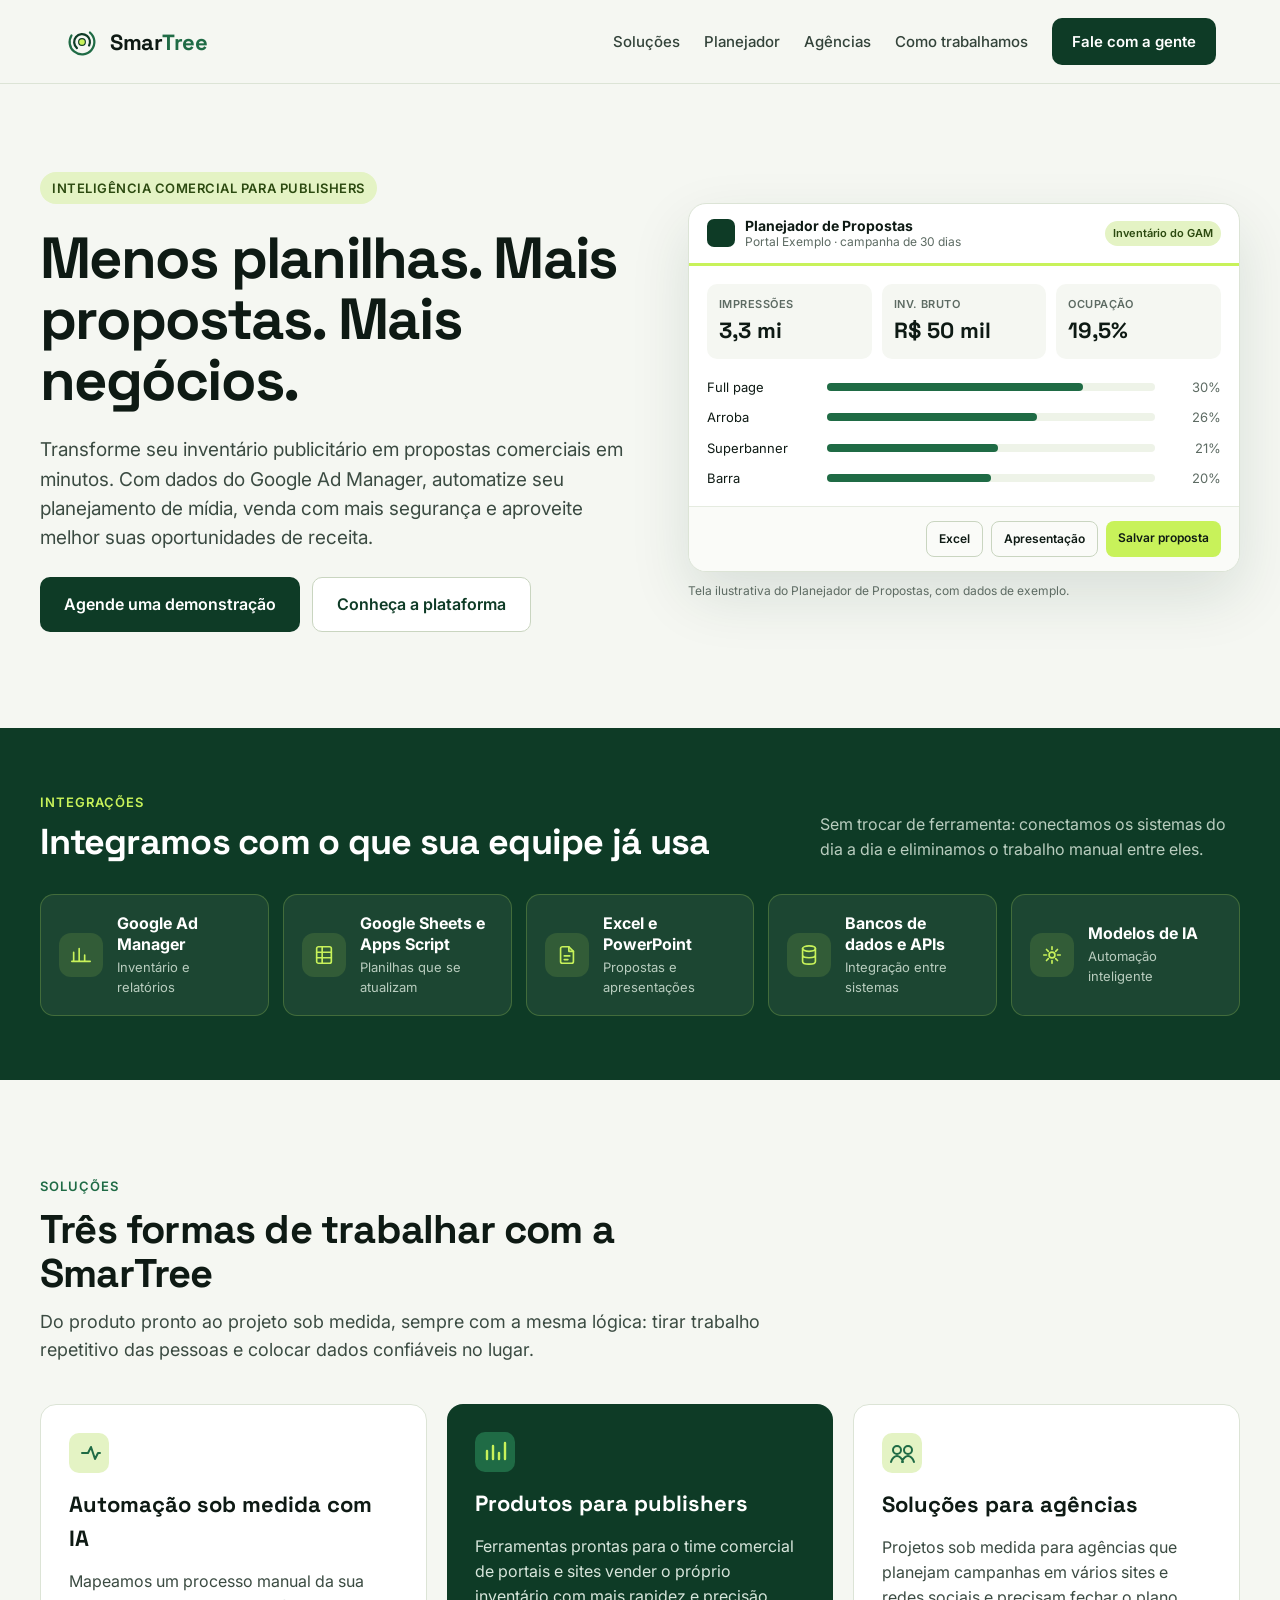
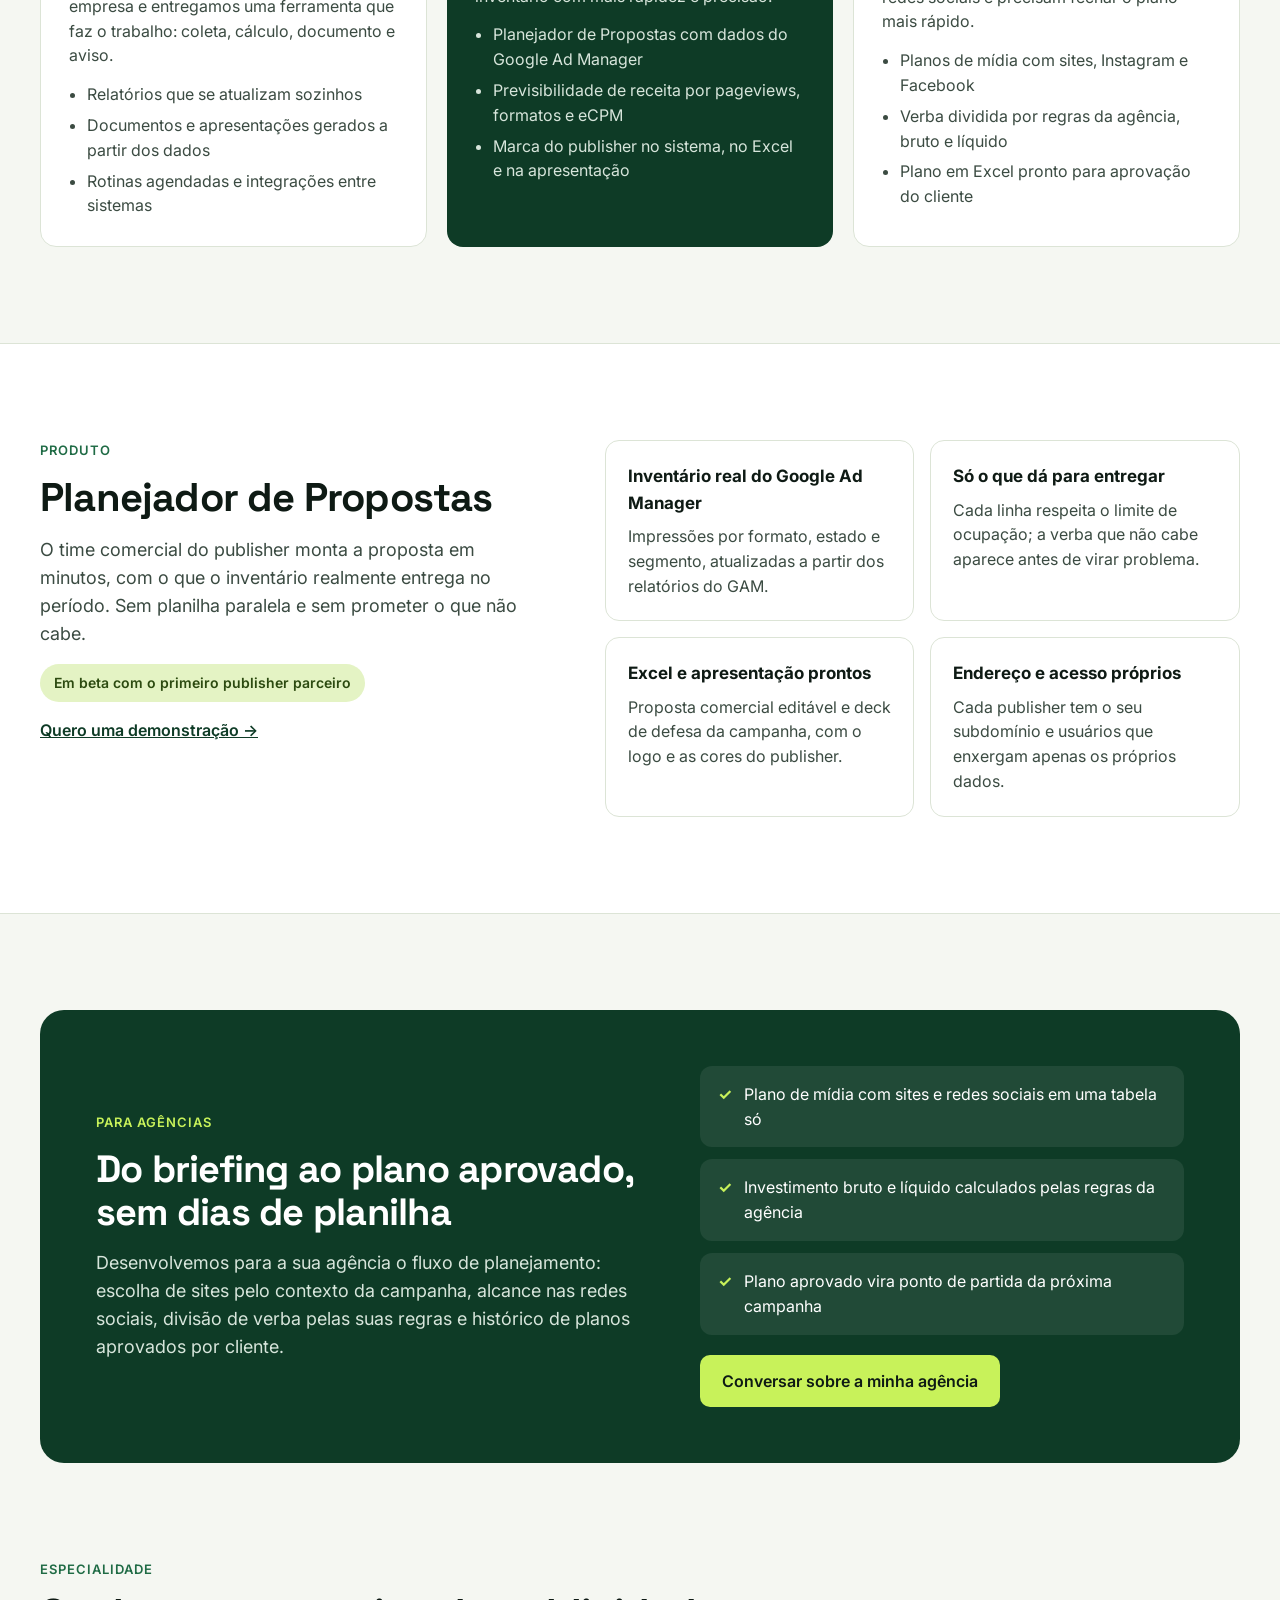
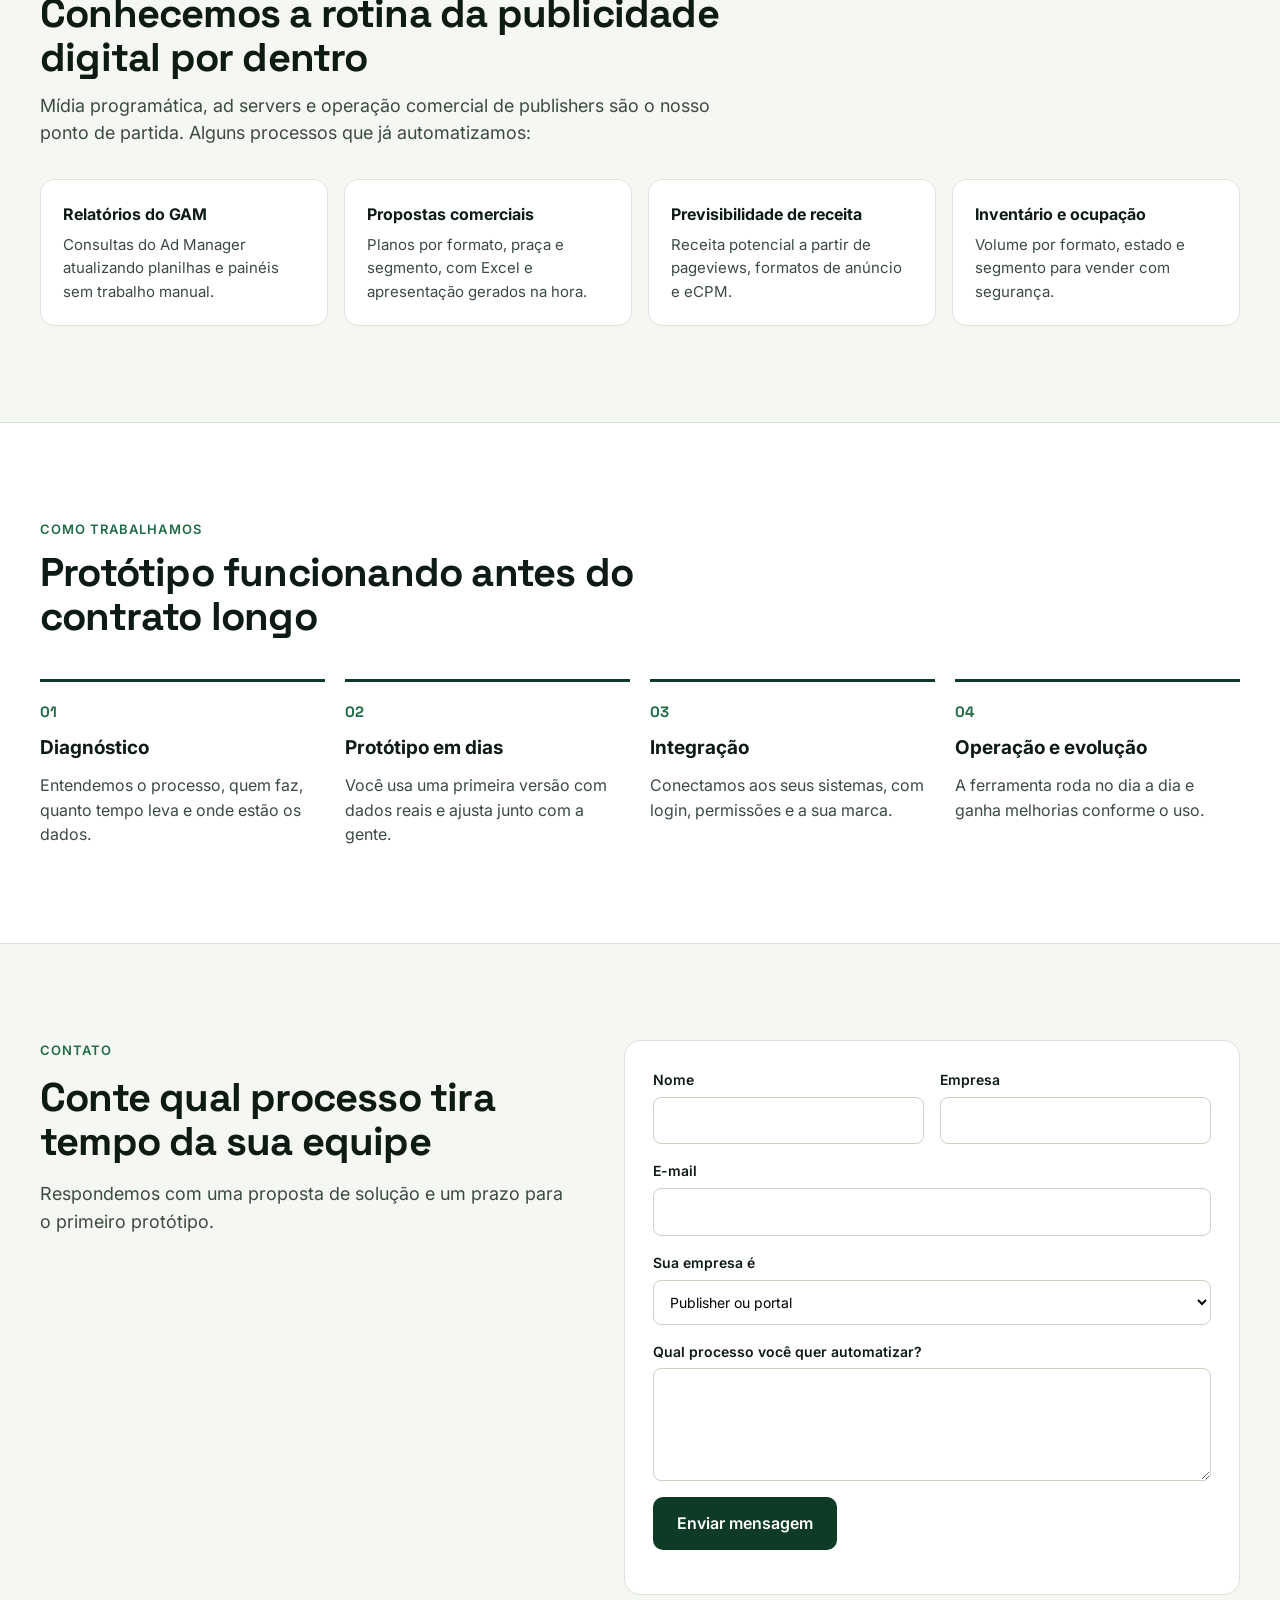
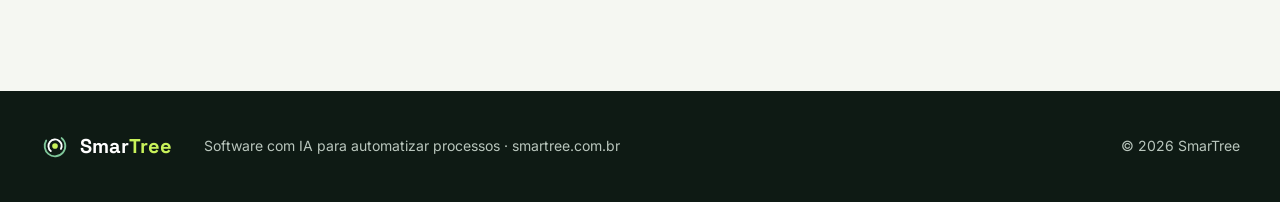
<file: site/index.html>
<!doctype html>
<html lang="pt-BR">
<head>
<meta charset="utf-8">
<meta name="viewport" content="width=device-width,initial-scale=1">
<title>SmarTree · Software com IA para automatizar processos</title>
<meta name="description" content="A SmarTree desenvolve software sob medida com inteligência artificial para automatizar processos, com especialidade em publicidade digital: publishers e agências.">
<meta property="og:title" content="SmarTree · Software com IA para automatizar processos">
<meta property="og:description" content="Automação sob medida com IA, produtos para publishers e soluções para agências.">
<meta property="og:type" content="website">
<meta property="og:url" content="https://smartree.com.br/">
<link rel="icon" href="favicon.svg" type="image/svg+xml">
<link rel="preconnect" href="https://fonts.googleapis.com">
<link rel="preconnect" href="https://fonts.gstatic.com" crossorigin>
<link rel="stylesheet" href="https://fonts.googleapis.com/css2?family=Inter:wght@400;500;600;700&family=Space+Grotesk:wght@500;600;700&display=swap">
<style>
*,*::before,*::after{box-sizing:border-box}
html{scroll-behavior:smooth}
@media (prefers-reduced-motion:reduce){html{scroll-behavior:auto}}
body{margin:0;background:#F5F7F2}
img{max-width:100%}
[hidden]{display:none!important}
section[id]{scroll-margin-top:16px}
a{color:#1F6B45}a:hover{color:#0E3B26}
a:focus-visible,button:focus-visible,input:focus-visible,select:focus-visible,textarea:focus-visible{outline:3px solid #C8F25A;outline-offset:2px}
@media (max-width:640px){h1{font-size:40px!important}h2{font-size:30px!important}#agencias>div{padding:32px!important}#form-contato{grid-template-columns:minmax(0,1fr)!important}#form-contato>*{grid-column:auto!important}}
</style>
</head>
<body>
<div style="font-family: Inter, system-ui, sans-serif; color: #0E1A14; background: #F5F7F2; line-height: 1.55">

  <header style="background: #F5F7F2; border-bottom: 1px solid #DCE4D6">
    <div style="max-width: 1200px; margin: 0 auto; padding: 18px 24px; display: flex; align-items: center; gap: 24px; flex-wrap: wrap">
      <a href="#topo" style="display: flex; align-items: center; gap: 10px; text-decoration: none; color: #0E1A14">
        <svg width="36" height="36" viewBox="0 0 64 64" aria-hidden="true"><circle cx="32" cy="32" r="22" stroke="#1F6B45" stroke-width="4" fill="none" stroke-dasharray="99.7 38.5" stroke-linecap="round" transform="rotate(-50 32 32)"></circle><circle cx="32" cy="32" r="14" stroke="#0E3B26" stroke-width="4" fill="none" stroke-dasharray="62 26" stroke-linecap="round" transform="rotate(130 32 32)"></circle><circle cx="32" cy="32" r="6" fill="#C8F25A" stroke="#0E3B26" stroke-width="2"></circle></svg>
        <span style="font-family: 'Space Grotesk', sans-serif; font-weight: 700; font-size: 22px; letter-spacing: -0.02em">Smar<span style="color: #1F6B45">Tree</span></span>
      </a>
      <nav aria-label="Principal" style="display: flex; gap: 24px; flex-wrap: wrap; margin-left: auto; font-size: 15px; font-weight: 500">
        <a href="#solucoes" style="color: #33433A; text-decoration: none">Soluções</a>
        <a href="#planejador" style="color: #33433A; text-decoration: none">Planejador</a>
        <a href="#agencias" style="color: #33433A; text-decoration: none">Agências</a>
        <a href="#como" style="color: #33433A; text-decoration: none">Como trabalhamos</a>
      </nav>
      <a href="#contato" style="background: #0E3B26; color: #FFFFFF; text-decoration: none; font-weight: 600; font-size: 15px; padding: 12px 20px; border-radius: 10px; min-height: 44px; box-sizing: border-box; display: inline-flex; align-items: center">Fale com a gente</a>
    </div>
  </header>

  <section id="topo" style="padding: 88px 24px 96px">
    <div style="max-width: 1200px; margin: 0 auto; display: flex; flex-wrap: wrap; gap: 56px; align-items: center">
      <div style="flex: 1 1 480px; min-width: 0; display: flex; flex-direction: column; gap: 24px">
        <span style="align-self: flex-start; background: #E4F3C4; color: #2C4A10; font-weight: 600; font-size: 13px; letter-spacing: 0.04em; text-transform: uppercase; padding: 6px 12px; border-radius: 999px">Inteligência comercial para publishers</span>
        <h1 style="margin: 0; font-family: 'Space Grotesk', sans-serif; font-size: 58px; line-height: 1.05; letter-spacing: -0.03em; font-weight: 700">Menos planilhas. Mais propostas. Mais negócios.</h1>
        <p style="margin: 0; font-size: 19px; color: #3B4B42; max-width: 56ch">Transforme seu inventário publicitário em propostas comerciais em minutos. Com dados do Google Ad Manager, automatize seu planejamento de mídia, venda com mais segurança e aproveite melhor suas oportunidades de receita.</p>
        <div style="display: flex; gap: 12px; flex-wrap: wrap">
          <a href="#contato" style="background: #0E3B26; color: #FFFFFF; text-decoration: none; font-weight: 600; padding: 14px 24px; border-radius: 10px; min-height: 48px; box-sizing: border-box; display: inline-flex; align-items: center">Agende uma demonstração</a>
          <a href="#planejador" style="background: #FFFFFF; color: #0E3B26; text-decoration: none; font-weight: 600; padding: 14px 24px; border-radius: 10px; border: 1px solid #C9D5C0; min-height: 48px; box-sizing: border-box; display: inline-flex; align-items: center">Conheça a plataforma</a>
        </div>
      </div>

      <div style="flex: 1 1 440px; min-width: 0">
        <div style="background: #FFFFFF; border: 1px solid #DCE4D6; border-radius: 18px; box-shadow: 0 24px 60px rgba(14,59,38,0.12); overflow: hidden">
          <div style="display: flex; align-items: center; gap: 10px; padding: 14px 18px; border-bottom: 3px solid #C8F25A">
            <span style="width: 28px; height: 28px; border-radius: 7px; background: #0E3B26; display: inline-block"></span>
            <div style="display: flex; flex-direction: column; line-height: 1.2"><b style="font-size: 14px">Planejador de Propostas</b><span style="font-size: 12px; color: #5D6B63">Portal Exemplo · campanha de 30 dias</span></div>
            <span style="margin-left: auto; font-size: 11px; font-weight: 600; color: #2C4A10; background: #E4F3C4; padding: 4px 8px; border-radius: 999px">Inventário do GAM</span>
          </div>
          <div style="padding: 18px; display: grid; grid-template-columns: repeat(3, minmax(0, 1fr)); gap: 10px">
            <div style="background: #F5F7F2; border-radius: 10px; padding: 12px"><div style="font-size: 11px; color: #5D6B63; text-transform: uppercase; letter-spacing: 0.04em; font-weight: 600">Impressões</div><div style="font-family: 'Space Grotesk', sans-serif; font-size: 22px; font-weight: 700">3,3 mi</div></div>
            <div style="background: #F5F7F2; border-radius: 10px; padding: 12px"><div style="font-size: 11px; color: #5D6B63; text-transform: uppercase; letter-spacing: 0.04em; font-weight: 600">Inv. bruto</div><div style="font-family: 'Space Grotesk', sans-serif; font-size: 22px; font-weight: 700">R$ 50 mil</div></div>
            <div style="background: #F5F7F2; border-radius: 10px; padding: 12px"><div style="font-size: 11px; color: #5D6B63; text-transform: uppercase; letter-spacing: 0.04em; font-weight: 600">Ocupação</div><div style="font-family: 'Space Grotesk', sans-serif; font-size: 22px; font-weight: 700">19,5%</div></div>
          </div>
          <div style="padding: 0 18px 18px; display: flex; flex-direction: column; gap: 10px; font-size: 13px">
            <div style="display: grid; grid-template-columns: 110px minmax(0, 1fr) 56px; gap: 10px; align-items: center"><span>Full page</span><span style="height: 8px; background: #EEF3E8; border-radius: 4px; display: block"><span style="display: block; height: 8px; width: 78%; background: #1F6B45; border-radius: 4px"></span></span><span style="text-align: right; color: #5D6B63">30%</span></div>
            <div style="display: grid; grid-template-columns: 110px minmax(0, 1fr) 56px; gap: 10px; align-items: center"><span>Arroba</span><span style="height: 8px; background: #EEF3E8; border-radius: 4px; display: block"><span style="display: block; height: 8px; width: 64%; background: #1F6B45; border-radius: 4px"></span></span><span style="text-align: right; color: #5D6B63">26%</span></div>
            <div style="display: grid; grid-template-columns: 110px minmax(0, 1fr) 56px; gap: 10px; align-items: center"><span>Superbanner</span><span style="height: 8px; background: #EEF3E8; border-radius: 4px; display: block"><span style="display: block; height: 8px; width: 52%; background: #1F6B45; border-radius: 4px"></span></span><span style="text-align: right; color: #5D6B63">21%</span></div>
            <div style="display: grid; grid-template-columns: 110px minmax(0, 1fr) 56px; gap: 10px; align-items: center"><span>Barra</span><span style="height: 8px; background: #EEF3E8; border-radius: 4px; display: block"><span style="display: block; height: 8px; width: 50%; background: #1F6B45; border-radius: 4px"></span></span><span style="text-align: right; color: #5D6B63">20%</span></div>
          </div>
          <div style="display: flex; gap: 8px; padding: 14px 18px; border-top: 1px solid #E5EBE0; background: #FAFBF8; justify-content: flex-end">
            <span style="font-size: 12px; font-weight: 600; padding: 8px 12px; border-radius: 8px; border: 1px solid #C9D5C0">Excel</span>
            <span style="font-size: 12px; font-weight: 600; padding: 8px 12px; border-radius: 8px; border: 1px solid #C9D5C0">Apresentação</span>
            <span style="font-size: 12px; font-weight: 600; padding: 8px 12px; border-radius: 8px; background: #C8F25A; color: #0E1A14">Salvar proposta</span>
          </div>
        </div>
        <p style="margin: 10px 0 0; font-size: 12px; color: #5D6B63">Tela ilustrativa do Planejador de Propostas, com dados de exemplo.</p>
      </div>
    </div>
  </section>

  <section aria-labelledby="integracoes-titulo" style="background: #0E3B26; padding: 64px 24px">
    <div style="max-width: 1200px; margin: 0 auto; display: flex; flex-direction: column; gap: 32px">
      <div style="display: flex; flex-wrap: wrap; gap: 12px 32px; align-items: flex-end; justify-content: space-between">
        <div style="display: flex; flex-direction: column; gap: 10px; max-width: 760px">
          <span style="font-size: 13px; font-weight: 600; letter-spacing: 0.08em; text-transform: uppercase; color: #C8F25A">Integrações</span>
          <h2 id="integracoes-titulo" style="margin: 0; font-family: 'Space Grotesk', sans-serif; font-size: 36px; line-height: 1.12; letter-spacing: -0.02em; color: #FFFFFF">Integramos com o que sua equipe já usa</h2>
        </div>
        <p style="margin: 0; max-width: 420px; color: #B9CDBF; font-size: 16px">Sem trocar de ferramenta: conectamos os sistemas do dia a dia e eliminamos o trabalho manual entre eles.</p>
      </div>
      <ul style="list-style: none; margin: 0; padding: 0; display: grid; grid-template-columns: repeat(auto-fit, minmax(210px, 1fr)); gap: 14px">
        <li style="display: flex; align-items: center; gap: 14px; background: rgba(255,255,255,0.06); border: 1px solid rgba(200,242,90,0.22); border-radius: 14px; padding: 18px 18px">
          <span style="width: 44px; height: 44px; border-radius: 12px; background: rgba(200,242,90,0.12); display: inline-flex; align-items: center; justify-content: center; flex: none"><svg width="22" height="22" viewBox="0 0 24 24" aria-hidden="true" style="flex: none"><path d="M4 19V9M10 19V5M16 19v-7M22 19H2" stroke="#C8F25A" stroke-width="1.8" fill="none" stroke-linecap="round" stroke-linejoin="round"></path></svg></span>
          <span style="display: flex; flex-direction: column; gap: 2px; min-width: 0"><b style="font-size: 16px; color: #FFFFFF; line-height: 1.3">Google Ad Manager</b><span style="font-size: 13px; color: #B9CDBF">Inventário e relatórios</span></span>
        </li>
        <li style="display: flex; align-items: center; gap: 14px; background: rgba(255,255,255,0.06); border: 1px solid rgba(200,242,90,0.22); border-radius: 14px; padding: 18px 18px">
          <span style="width: 44px; height: 44px; border-radius: 12px; background: rgba(200,242,90,0.12); display: inline-flex; align-items: center; justify-content: center; flex: none"><svg width="22" height="22" viewBox="0 0 24 24" aria-hidden="true" style="flex: none"><rect x="4" y="3" width="16" height="18" rx="2" stroke="#C8F25A" stroke-width="1.8" fill="none" stroke-linecap="round" stroke-linejoin="round"></rect><path d="M4 9h16M4 15h16M10 3v18" stroke="#C8F25A" stroke-width="1.8" fill="none" stroke-linecap="round" stroke-linejoin="round"></path></svg></span>
          <span style="display: flex; flex-direction: column; gap: 2px; min-width: 0"><b style="font-size: 16px; color: #FFFFFF; line-height: 1.3">Google Sheets e Apps Script</b><span style="font-size: 13px; color: #B9CDBF">Planilhas que se atualizam</span></span>
        </li>
        <li style="display: flex; align-items: center; gap: 14px; background: rgba(255,255,255,0.06); border: 1px solid rgba(200,242,90,0.22); border-radius: 14px; padding: 18px 18px">
          <span style="width: 44px; height: 44px; border-radius: 12px; background: rgba(200,242,90,0.12); display: inline-flex; align-items: center; justify-content: center; flex: none"><svg width="22" height="22" viewBox="0 0 24 24" aria-hidden="true" style="flex: none"><path d="M14 3H7a2 2 0 0 0-2 2v14a2 2 0 0 0 2 2h10a2 2 0 0 0 2-2V8z" stroke="#C8F25A" stroke-width="1.8" fill="none" stroke-linecap="round" stroke-linejoin="round"></path><path d="M14 3v5h5M9 13h6M9 17h4" stroke="#C8F25A" stroke-width="1.8" fill="none" stroke-linecap="round" stroke-linejoin="round"></path></svg></span>
          <span style="display: flex; flex-direction: column; gap: 2px; min-width: 0"><b style="font-size: 16px; color: #FFFFFF; line-height: 1.3">Excel e PowerPoint</b><span style="font-size: 13px; color: #B9CDBF">Propostas e apresentações</span></span>
        </li>
        <li style="display: flex; align-items: center; gap: 14px; background: rgba(255,255,255,0.06); border: 1px solid rgba(200,242,90,0.22); border-radius: 14px; padding: 18px 18px">
          <span style="width: 44px; height: 44px; border-radius: 12px; background: rgba(200,242,90,0.12); display: inline-flex; align-items: center; justify-content: center; flex: none"><svg width="22" height="22" viewBox="0 0 24 24" aria-hidden="true" style="flex: none"><ellipse cx="12" cy="5" rx="7" ry="3" stroke="#C8F25A" stroke-width="1.8" fill="none" stroke-linecap="round" stroke-linejoin="round"></ellipse><path d="M5 5v14c0 1.7 3.1 3 7 3s7-1.3 7-3V5M5 12c0 1.7 3.1 3 7 3s7-1.3 7-3" stroke="#C8F25A" stroke-width="1.8" fill="none" stroke-linecap="round" stroke-linejoin="round"></path></svg></span>
          <span style="display: flex; flex-direction: column; gap: 2px; min-width: 0"><b style="font-size: 16px; color: #FFFFFF; line-height: 1.3">Bancos de dados e APIs</b><span style="font-size: 13px; color: #B9CDBF">Integração entre sistemas</span></span>
        </li>
        <li style="display: flex; align-items: center; gap: 14px; background: rgba(255,255,255,0.06); border: 1px solid rgba(200,242,90,0.22); border-radius: 14px; padding: 18px 18px">
          <span style="width: 44px; height: 44px; border-radius: 12px; background: rgba(200,242,90,0.12); display: inline-flex; align-items: center; justify-content: center; flex: none"><svg width="22" height="22" viewBox="0 0 24 24" aria-hidden="true" style="flex: none"><path d="M12 3v3M12 18v3M3 12h3M18 12h3M6 6l2 2M16 16l2 2M18 6l-2 2M8 16l-2 2" stroke="#C8F25A" stroke-width="1.8" fill="none" stroke-linecap="round" stroke-linejoin="round"></path><circle cx="12" cy="12" r="3.2" stroke="#C8F25A" stroke-width="1.8" fill="none" stroke-linecap="round" stroke-linejoin="round"></circle></svg></span>
          <span style="display: flex; flex-direction: column; gap: 2px; min-width: 0"><b style="font-size: 16px; color: #FFFFFF; line-height: 1.3">Modelos de IA</b><span style="font-size: 13px; color: #B9CDBF">Automação inteligente</span></span>
        </li>
      </ul>
    </div>
  </section>

  <section id="solucoes" style="padding: 96px 24px">
    <div style="max-width: 1200px; margin: 0 auto; display: flex; flex-direction: column; gap: 40px">
      <div style="display: flex; flex-direction: column; gap: 12px; max-width: 720px">
        <span style="font-size: 13px; font-weight: 600; letter-spacing: 0.08em; text-transform: uppercase; color: #1F6B45">Soluções</span>
        <h2 style="margin: 0; font-family: 'Space Grotesk', sans-serif; font-size: 40px; line-height: 1.1; letter-spacing: -0.02em">Três formas de trabalhar com a SmarTree</h2>
        <p style="margin: 0; font-size: 18px; color: #3B4B42">Do produto pronto ao projeto sob medida, sempre com a mesma lógica: tirar trabalho repetitivo das pessoas e colocar dados confiáveis no lugar.</p>
      </div>
      <div style="display: grid; grid-template-columns: repeat(auto-fit, minmax(300px, 1fr)); gap: 20px">
        <article style="background: #FFFFFF; border: 1px solid #DCE4D6; border-radius: 16px; padding: 28px; display: flex; flex-direction: column; gap: 14px">
          <svg width="40" height="40" viewBox="0 0 40 40" aria-hidden="true"><rect width="40" height="40" rx="10" fill="#E4F3C4"></rect><path d="M13 20h6l3-6 4 12 3-6h2" stroke="#1F6B45" stroke-width="2" fill="none" stroke-linecap="round" stroke-linejoin="round"></path></svg>
          <h3 style="margin: 0; font-family: 'Space Grotesk', sans-serif; font-size: 22px">Automação sob medida com IA</h3>
          <p style="margin: 0; color: #3B4B42">Mapeamos um processo manual da sua empresa e entregamos uma ferramenta que faz o trabalho: coleta, cálculo, documento e aviso.</p>
          <ul style="margin: 0; padding-left: 18px; color: #3B4B42; display: flex; flex-direction: column; gap: 6px">
            <li>Relatórios que se atualizam sozinhos</li>
            <li>Documentos e apresentações gerados a partir dos dados</li>
            <li>Rotinas agendadas e integrações entre sistemas</li>
          </ul>
        </article>
        <article style="background: #0E3B26; color: #FFFFFF; border-radius: 16px; padding: 28px; display: flex; flex-direction: column; gap: 14px">
          <svg width="40" height="40" viewBox="0 0 40 40" aria-hidden="true"><rect width="40" height="40" rx="10" fill="#1F6B45"></rect><path d="M12 27V19M18 27V14M24 27v-6M30 27V11" stroke="#C8F25A" stroke-width="2.4" stroke-linecap="round"></path></svg>
          <h3 style="margin: 0; font-family: 'Space Grotesk', sans-serif; font-size: 22px">Produtos para publishers</h3>
          <p style="margin: 0; color: #D7E5DB">Ferramentas prontas para o time comercial de portais e sites vender o próprio inventário com mais rapidez e precisão.</p>
          <ul style="margin: 0; padding-left: 18px; color: #D7E5DB; display: flex; flex-direction: column; gap: 6px">
            <li>Planejador de Propostas com dados do Google Ad Manager</li>
            <li>Previsibilidade de receita por pageviews, formatos e eCPM</li>
            <li>Marca do publisher no sistema, no Excel e na apresentação</li>
          </ul>
        </article>
        <article style="background: #FFFFFF; border: 1px solid #DCE4D6; border-radius: 16px; padding: 28px; display: flex; flex-direction: column; gap: 14px">
          <svg width="40" height="40" viewBox="0 0 40 40" aria-hidden="true"><rect width="40" height="40" rx="10" fill="#E4F3C4"></rect><circle cx="15" cy="17" r="4" stroke="#1F6B45" stroke-width="2" fill="none"></circle><circle cx="26" cy="17" r="4" stroke="#1F6B45" stroke-width="2" fill="none"></circle><path d="M9 29c1-4 4-6 6-6s5 2 6 6M20 29c1-4 4-6 6-6s5 2 6 6" stroke="#1F6B45" stroke-width="2" fill="none" stroke-linecap="round"></path></svg>
          <h3 style="margin: 0; font-family: 'Space Grotesk', sans-serif; font-size: 22px">Soluções para agências</h3>
          <p style="margin: 0; color: #3B4B42">Projetos sob medida para agências que planejam campanhas em vários sites e redes sociais e precisam fechar o plano mais rápido.</p>
          <ul style="margin: 0; padding-left: 18px; color: #3B4B42; display: flex; flex-direction: column; gap: 6px">
            <li>Planos de mídia com sites, Instagram e Facebook</li>
            <li>Verba dividida por regras da agência, bruto e líquido</li>
            <li>Plano em Excel pronto para aprovação do cliente</li>
          </ul>
        </article>
      </div>
    </div>
  </section>

  <section id="planejador" style="background: #FFFFFF; border-top: 1px solid #DCE4D6; border-bottom: 1px solid #DCE4D6; padding: 96px 24px">
    <div style="max-width: 1200px; margin: 0 auto; display: flex; flex-wrap: wrap; gap: 56px; align-items: flex-start">
      <div style="flex: 1 1 420px; min-width: 0; display: flex; flex-direction: column; gap: 16px">
        <span style="font-size: 13px; font-weight: 600; letter-spacing: 0.08em; text-transform: uppercase; color: #1F6B45">Produto</span>
        <h2 style="margin: 0; font-family: 'Space Grotesk', sans-serif; font-size: 40px; line-height: 1.1; letter-spacing: -0.02em">Planejador de Propostas</h2>
        <p style="margin: 0; font-size: 18px; color: #3B4B42">O time comercial do publisher monta a proposta em minutos, com o que o inventário realmente entrega no período. Sem planilha paralela e sem prometer o que não cabe.</p>
        <span style="align-self: flex-start; font-size: 14px; font-weight: 600; color: #2C4A10; background: #E4F3C4; padding: 8px 14px; border-radius: 999px">Em beta com o primeiro publisher parceiro</span>
        <a href="#contato" style="align-self: flex-start; color: #0E3B26; font-weight: 600">Quero uma demonstração →</a>
      </div>
      <div style="flex: 1.3 1 520px; min-width: 0; display: grid; grid-template-columns: repeat(auto-fit, minmax(240px, 1fr)); gap: 16px">
        <div style="border: 1px solid #DCE4D6; border-radius: 14px; padding: 22px; display: flex; flex-direction: column; gap: 8px"><b style="font-size: 17px">Inventário real do Google Ad Manager</b><span style="color: #3B4B42">Impressões por formato, estado e segmento, atualizadas a partir dos relatórios do GAM.</span></div>
        <div style="border: 1px solid #DCE4D6; border-radius: 14px; padding: 22px; display: flex; flex-direction: column; gap: 8px"><b style="font-size: 17px">Só o que dá para entregar</b><span style="color: #3B4B42">Cada linha respeita o limite de ocupação; a verba que não cabe aparece antes de virar problema.</span></div>
        <div style="border: 1px solid #DCE4D6; border-radius: 14px; padding: 22px; display: flex; flex-direction: column; gap: 8px"><b style="font-size: 17px">Excel e apresentação prontos</b><span style="color: #3B4B42">Proposta comercial editável e deck de defesa da campanha, com o logo e as cores do publisher.</span></div>
        <div style="border: 1px solid #DCE4D6; border-radius: 14px; padding: 22px; display: flex; flex-direction: column; gap: 8px"><b style="font-size: 17px">Endereço e acesso próprios</b><span style="color: #3B4B42">Cada publisher tem o seu subdomínio e usuários que enxergam apenas os próprios dados.</span></div>
      </div>
    </div>
  </section>

  <section id="agencias" style="padding: 96px 24px">
    <div style="max-width: 1200px; margin: 0 auto; background: #0E3B26; color: #FFFFFF; border-radius: 24px; padding: 56px; display: flex; flex-wrap: wrap; gap: 40px; align-items: center">
      <div style="flex: 1 1 420px; min-width: 0; display: flex; flex-direction: column; gap: 16px">
        <span style="font-size: 13px; font-weight: 600; letter-spacing: 0.08em; text-transform: uppercase; color: #C8F25A">Para agências</span>
        <h2 style="margin: 0; font-family: 'Space Grotesk', sans-serif; font-size: 38px; line-height: 1.12; letter-spacing: -0.02em">Do briefing ao plano aprovado, sem dias de planilha</h2>
        <p style="margin: 0; font-size: 18px; color: #D7E5DB">Desenvolvemos para a sua agência o fluxo de planejamento: escolha de sites pelo contexto da campanha, alcance nas redes sociais, divisão de verba pelas suas regras e histórico de planos aprovados por cliente.</p>
      </div>
      <div style="flex: 1 1 340px; min-width: 0; display: flex; flex-direction: column; gap: 12px">
        <div style="background: rgba(255,255,255,0.08); border-radius: 12px; padding: 16px 18px; display: flex; gap: 12px; align-items: flex-start"><span style="color: #C8F25A; font-weight: 700">✓</span><span>Plano de mídia com sites e redes sociais em uma tabela só</span></div>
        <div style="background: rgba(255,255,255,0.08); border-radius: 12px; padding: 16px 18px; display: flex; gap: 12px; align-items: flex-start"><span style="color: #C8F25A; font-weight: 700">✓</span><span>Investimento bruto e líquido calculados pelas regras da agência</span></div>
        <div style="background: rgba(255,255,255,0.08); border-radius: 12px; padding: 16px 18px; display: flex; gap: 12px; align-items: flex-start"><span style="color: #C8F25A; font-weight: 700">✓</span><span>Plano aprovado vira ponto de partida da próxima campanha</span></div>
        <a href="#contato" style="align-self: flex-start; background: #C8F25A; color: #0E1A14; text-decoration: none; font-weight: 600; padding: 14px 22px; border-radius: 10px; min-height: 48px; box-sizing: border-box; display: inline-flex; align-items: center; margin-top: 8px">Conversar sobre a minha agência</a>
      </div>
    </div>
  </section>

  <section style="padding: 0 24px 96px">
    <div style="max-width: 1200px; margin: 0 auto; display: flex; flex-direction: column; gap: 32px">
      <div style="display: flex; flex-direction: column; gap: 12px; max-width: 720px">
        <span style="font-size: 13px; font-weight: 600; letter-spacing: 0.08em; text-transform: uppercase; color: #1F6B45">Especialidade</span>
        <h2 style="margin: 0; font-family: 'Space Grotesk', sans-serif; font-size: 40px; line-height: 1.1; letter-spacing: -0.02em">Conhecemos a rotina da publicidade digital por dentro</h2>
        <p style="margin: 0; font-size: 18px; color: #3B4B42">Mídia programática, ad servers e operação comercial de publishers são o nosso ponto de partida. Alguns processos que já automatizamos:</p>
      </div>
      <div style="display: grid; grid-template-columns: repeat(auto-fit, minmax(240px, 1fr)); gap: 16px">
        <div style="background: #FFFFFF; border: 1px solid #DCE4D6; border-radius: 14px; padding: 22px; display: flex; flex-direction: column; gap: 6px"><b>Relatórios do GAM</b><span style="color: #3B4B42; font-size: 15px">Consultas do Ad Manager atualizando planilhas e painéis sem trabalho manual.</span></div>
        <div style="background: #FFFFFF; border: 1px solid #DCE4D6; border-radius: 14px; padding: 22px; display: flex; flex-direction: column; gap: 6px"><b>Propostas comerciais</b><span style="color: #3B4B42; font-size: 15px">Planos por formato, praça e segmento, com Excel e apresentação gerados na hora.</span></div>
        <div style="background: #FFFFFF; border: 1px solid #DCE4D6; border-radius: 14px; padding: 22px; display: flex; flex-direction: column; gap: 6px"><b>Previsibilidade de receita</b><span style="color: #3B4B42; font-size: 15px">Receita potencial a partir de pageviews, formatos de anúncio e eCPM.</span></div>
        <div style="background: #FFFFFF; border: 1px solid #DCE4D6; border-radius: 14px; padding: 22px; display: flex; flex-direction: column; gap: 6px"><b>Inventário e ocupação</b><span style="color: #3B4B42; font-size: 15px">Volume por formato, estado e segmento para vender com segurança.</span></div>
      </div>
    </div>
  </section>

  <section id="como" style="background: #FFFFFF; border-top: 1px solid #DCE4D6; border-bottom: 1px solid #DCE4D6; padding: 96px 24px">
    <div style="max-width: 1200px; margin: 0 auto; display: flex; flex-direction: column; gap: 40px">
      <div style="display: flex; flex-direction: column; gap: 12px; max-width: 720px">
        <span style="font-size: 13px; font-weight: 600; letter-spacing: 0.08em; text-transform: uppercase; color: #1F6B45">Como trabalhamos</span>
        <h2 style="margin: 0; font-family: 'Space Grotesk', sans-serif; font-size: 40px; line-height: 1.1; letter-spacing: -0.02em">Protótipo funcionando antes do contrato longo</h2>
      </div>
      <ol style="list-style: none; margin: 0; padding: 0; display: grid; grid-template-columns: repeat(auto-fit, minmax(230px, 1fr)); gap: 20px">
        <li style="display: flex; flex-direction: column; gap: 10px; border-top: 3px solid #0E3B26; padding-top: 18px"><span style="font-family: 'Space Grotesk', sans-serif; font-size: 15px; font-weight: 700; color: #1F6B45">01</span><b style="font-size: 19px">Diagnóstico</b><span style="color: #3B4B42">Entendemos o processo, quem faz, quanto tempo leva e onde estão os dados.</span></li>
        <li style="display: flex; flex-direction: column; gap: 10px; border-top: 3px solid #0E3B26; padding-top: 18px"><span style="font-family: 'Space Grotesk', sans-serif; font-size: 15px; font-weight: 700; color: #1F6B45">02</span><b style="font-size: 19px">Protótipo em dias</b><span style="color: #3B4B42">Você usa uma primeira versão com dados reais e ajusta junto com a gente.</span></li>
        <li style="display: flex; flex-direction: column; gap: 10px; border-top: 3px solid #0E3B26; padding-top: 18px"><span style="font-family: 'Space Grotesk', sans-serif; font-size: 15px; font-weight: 700; color: #1F6B45">03</span><b style="font-size: 19px">Integração</b><span style="color: #3B4B42">Conectamos aos seus sistemas, com login, permissões e a sua marca.</span></li>
        <li style="display: flex; flex-direction: column; gap: 10px; border-top: 3px solid #0E3B26; padding-top: 18px"><span style="font-family: 'Space Grotesk', sans-serif; font-size: 15px; font-weight: 700; color: #1F6B45">04</span><b style="font-size: 19px">Operação e evolução</b><span style="color: #3B4B42">A ferramenta roda no dia a dia e ganha melhorias conforme o uso.</span></li>
      </ol>
    </div>
  </section>

  <section id="contato" style="padding: 96px 24px">
    <div style="max-width: 1200px; margin: 0 auto; display: flex; flex-wrap: wrap; gap: 48px; align-items: flex-start">
      <div style="flex: 1 1 380px; min-width: 0; display: flex; flex-direction: column; gap: 16px">
        <span style="font-size: 13px; font-weight: 600; letter-spacing: 0.08em; text-transform: uppercase; color: #1F6B45">Contato</span>
        <h2 style="margin: 0; font-family: 'Space Grotesk', sans-serif; font-size: 40px; line-height: 1.1; letter-spacing: -0.02em">Conte qual processo tira tempo da sua equipe</h2>
        <p style="margin: 0; font-size: 18px; color: #3B4B42">Respondemos com uma proposta de solução e um prazo para o primeiro protótipo.</p>
      </div>
      <form id="form-contato" novalidate style="position: relative; flex: 1 1 460px; min-width: 0; background: #FFFFFF; border: 1px solid #DCE4D6; border-radius: 16px; padding: 28px; display: grid; grid-template-columns: repeat(2, minmax(0, 1fr)); gap: 16px">
        <label for="c-nome" style="display: flex; flex-direction: column; gap: 6px; font-size: 14px; font-weight: 600">Nome<input id="c-nome" name="nome" type="text" style="font: inherit; font-weight: 400; padding: 12px; border: 1px solid #C9D5C0; border-radius: 8px; min-height: 44px; box-sizing: border-box"></label>
        <label for="c-empresa" style="display: flex; flex-direction: column; gap: 6px; font-size: 14px; font-weight: 600">Empresa<input id="c-empresa" name="empresa" type="text" style="font: inherit; font-weight: 400; padding: 12px; border: 1px solid #C9D5C0; border-radius: 8px; min-height: 44px; box-sizing: border-box"></label>
        <label for="c-email" style="display: flex; flex-direction: column; gap: 6px; font-size: 14px; font-weight: 600; grid-column: span 2">E-mail<input id="c-email" name="email" type="email" style="font: inherit; font-weight: 400; padding: 12px; border: 1px solid #C9D5C0; border-radius: 8px; min-height: 44px; box-sizing: border-box"></label>
        <label for="c-perfil" style="display: flex; flex-direction: column; gap: 6px; font-size: 14px; font-weight: 600; grid-column: span 2">Sua empresa é<select id="c-perfil" name="perfil" style="font: inherit; font-weight: 400; padding: 12px; border: 1px solid #C9D5C0; border-radius: 8px; min-height: 44px; background: #FFFFFF"><option>Publisher ou portal</option><option>Agência</option><option>Anunciante</option><option>Outro segmento</option></select></label>
        <label for="c-msg" style="display: flex; flex-direction: column; gap: 6px; font-size: 14px; font-weight: 600; grid-column: span 2">Qual processo você quer automatizar?<textarea id="c-msg" name="mensagem" rows="4" style="font: inherit; font-weight: 400; padding: 12px; border: 1px solid #C9D5C0; border-radius: 8px; resize: vertical"></textarea></label>
        <input type="text" name="_honey" tabindex="-1" autocomplete="off" aria-hidden="true" style="position: absolute; left: -9999px; width: 1px; height: 1px; opacity: 0">
        <button type="submit" id="form-enviar" style="grid-column: span 2; justify-self: start; background: #0E3B26; color: #FFFFFF; border: 0; font: inherit; font-weight: 600; padding: 14px 24px; border-radius: 10px; min-height: 48px; cursor: pointer">Enviar mensagem</button>
        <p id="form-aviso" role="status" style="grid-column: span 2; margin: 0; font-size: 14px; color: #1F6B45"></p>
      </form>
    </div>
  </section>

  <a href="#topo" id="voltar-topo" hidden aria-label="Voltar ao topo" style="position: fixed; right: 24px; bottom: 24px; z-index: 20; display: inline-flex; align-items: center; gap: 8px; min-height: 48px; box-sizing: border-box; padding: 12px 18px; border-radius: 999px; background: #0E3B26; color: #FFFFFF; text-decoration: none; font-weight: 600; font-size: 15px; box-shadow: 0 10px 30px rgba(14,59,38,0.28)"><svg width="18" height="18" viewBox="0 0 24 24" aria-hidden="true"><path d="M12 19V5M5 12l7-7 7 7" stroke="#C8F25A" stroke-width="2.4" fill="none" stroke-linecap="round" stroke-linejoin="round"></path></svg>Voltar ao topo</a>

  <footer style="background: #0E1A14; color: #B9C6BD; padding: 40px 24px">
    <div style="max-width: 1200px; margin: 0 auto; display: flex; flex-wrap: wrap; gap: 16px 32px; align-items: center">
      <span style="display: inline-flex; align-items: center; gap: 10px; font-family: 'Space Grotesk', sans-serif; font-weight: 700; font-size: 20px; color: #FFFFFF"><svg width="30" height="30" viewBox="0 0 64 64" aria-hidden="true"><circle cx="32" cy="32" r="22" stroke="#7FC79A" stroke-width="4" fill="none" stroke-dasharray="99.7 38.5" stroke-linecap="round" transform="rotate(-50 32 32)"></circle><circle cx="32" cy="32" r="14" stroke="#FFFFFF" stroke-width="4" fill="none" stroke-dasharray="62 26" stroke-linecap="round" transform="rotate(130 32 32)"></circle><circle cx="32" cy="32" r="6" fill="#C8F25A"></circle></svg><span>Smar<span style="color: #C8F25A">Tree</span></span></span>
      <span style="font-size: 14px">Software com IA para automatizar processos · smartree.com.br</span>
      <span style="font-size: 14px; margin-left: auto">© 2026 SmarTree</span>
    </div>
  </footer>
</div>
<script>
(() => {
  const btn = document.getElementById("voltar-topo");
  const atualizar = () => {
    const rolou = (window.scrollY || document.documentElement.scrollTop || 0) > 320;
    const h = location.hash;
    btn.hidden = !(rolou || (h && h !== "#topo"));
  };
  window.addEventListener("scroll", atualizar, {passive:true});
  window.addEventListener("hashchange", atualizar);
  btn.addEventListener("click", () => setTimeout(() => { history.replaceState(null, "", location.pathname); atualizar(); }, 600));
  atualizar();
  const form = document.getElementById("form-contato"), aviso = document.getElementById("form-aviso");
  // Envio do formulário por e-mail (FormSubmit). Troque o endereço pelo código que o FormSubmit enviar depois da ativação.
  const DESTINO = "https://formsubmit.co/ajax/mail.rodrigobueno@gmail.com";
  const enviar = document.getElementById("form-enviar");
  const avisar = (txt, erro) => { aviso.textContent = txt; aviso.style.color = erro ? "#B3261E" : "#1F6B45"; };
  form.addEventListener("submit", async e => {
    e.preventDefault();
    const d = new FormData(form);
    if (d.get("_honey")) return;
    const nome = (d.get("nome") || "").trim(), email = (d.get("email") || "").trim(), msg = (d.get("mensagem") || "").trim();
    if (!nome || !msg || !/^[^@\s]+@[^@\s]+\.[^@\s]+$/.test(email)) { avisar("Preencha nome, um e-mail válido e a mensagem.", true); return; }
    enviar.disabled = true; enviar.textContent = "Enviando...";
    avisar("Enviando sua mensagem, aguarde alguns segundos...");
    try {
      // Envio simples (sem leitura da resposta): o FormSubmit entrega a mensagem, mas a resposta nem sempre chega ao navegador.
      const corpo = new URLSearchParams({ Nome: nome, Empresa: (d.get("empresa") || "").trim(), "E-mail": email, Perfil: d.get("perfil") || "", Mensagem: msg,
        _replyto: email, _subject: "Novo contato pelo site SmarTree: " + nome, _template: "table", _captcha: "false" });
      await fetch(DESTINO, { method: "POST", mode: "no-cors", body: corpo });
      form.reset(); avisar("Mensagem enviada. Obrigado! Respondemos em breve.");
    } catch (err) {
      avisar("Não foi possível enviar agora. Verifique sua conexão e tente de novo.", true);
    } finally { enviar.disabled = false; enviar.textContent = "Enviar mensagem"; }
  });
})();
</script>
</body>
</html>
</file>
